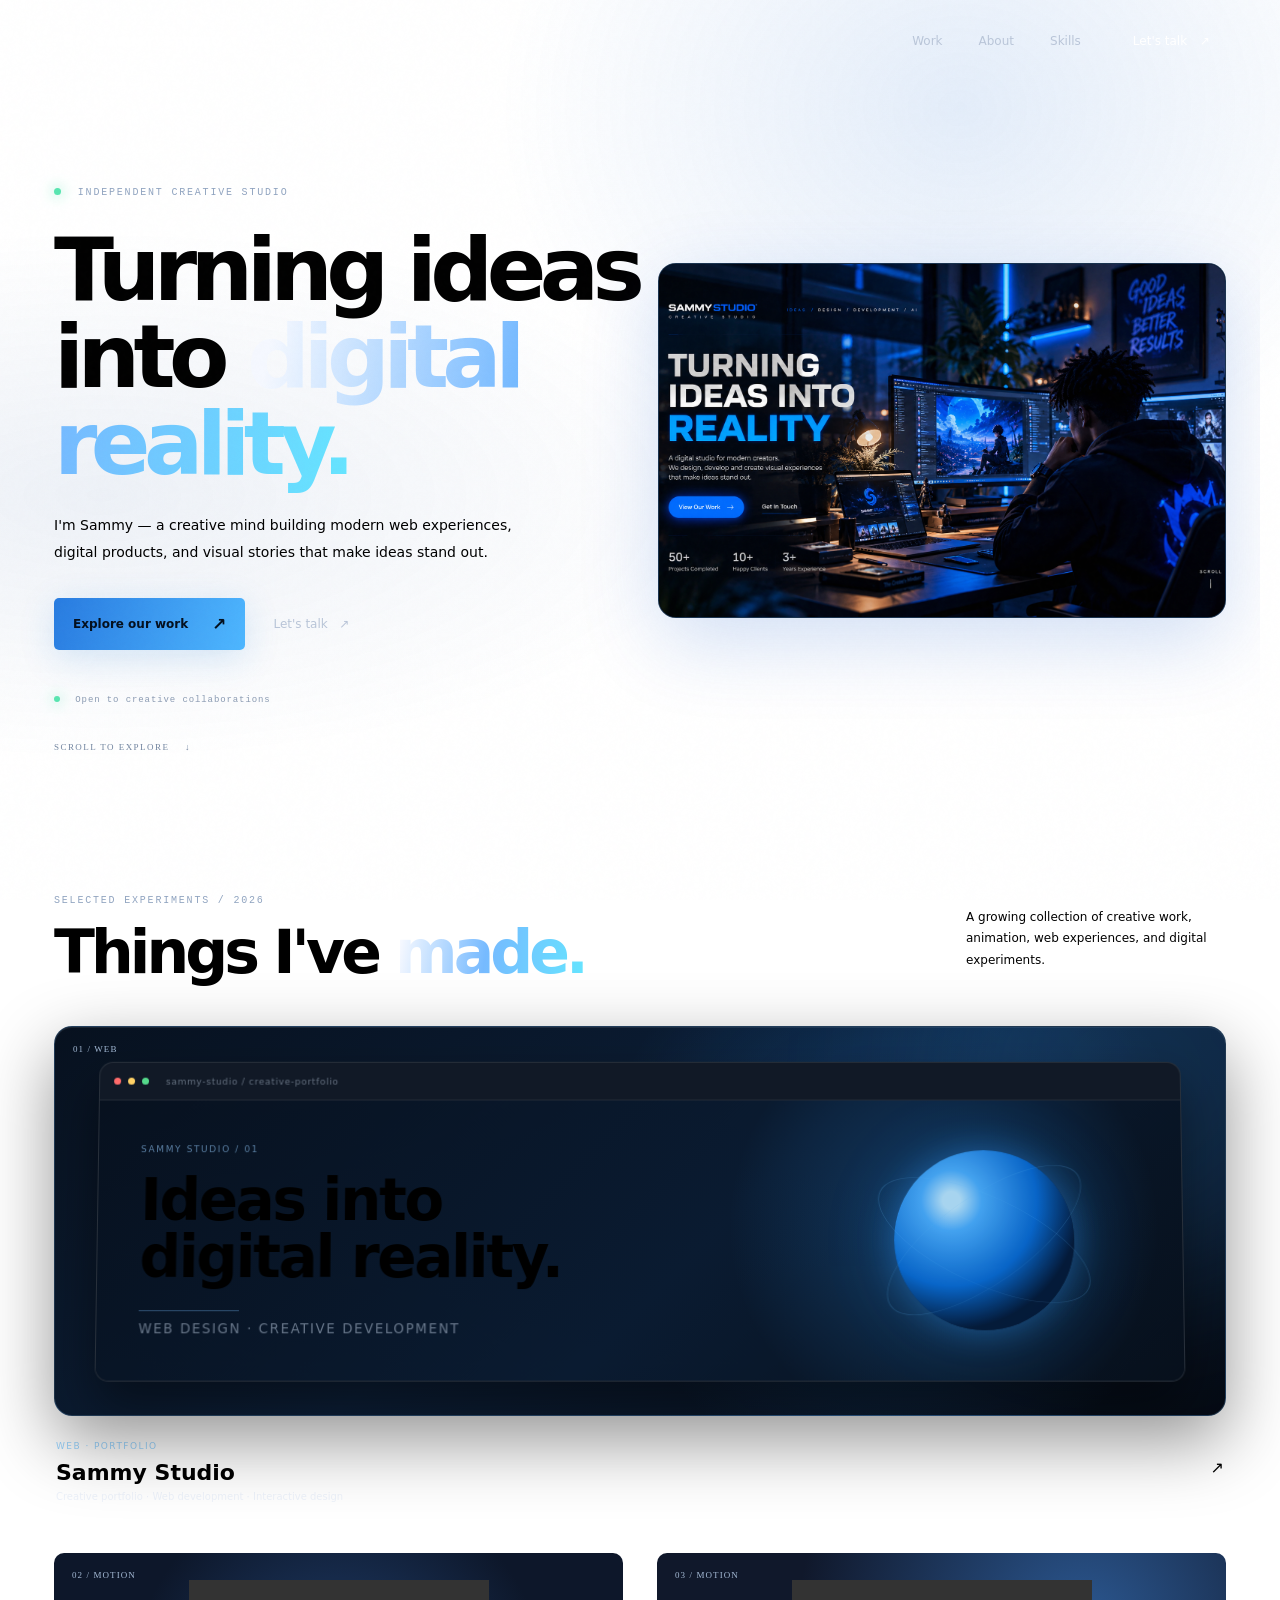
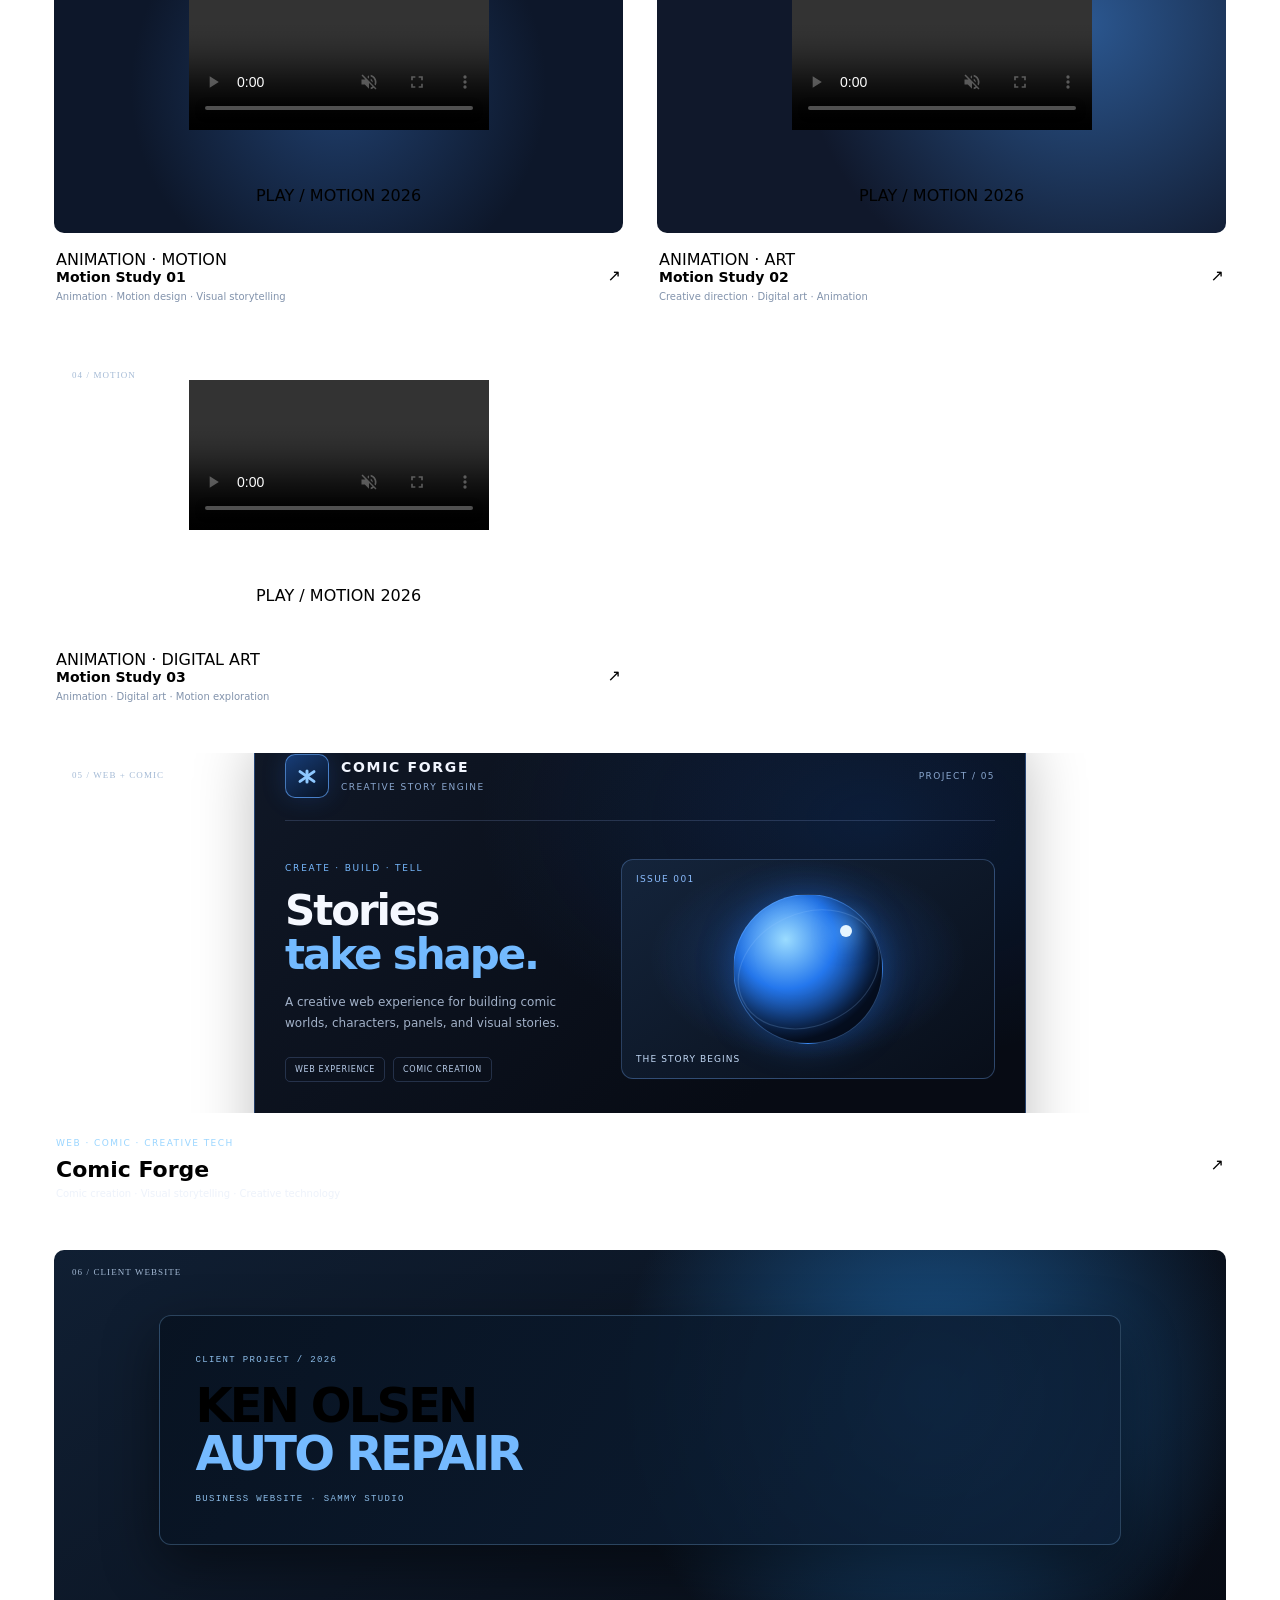
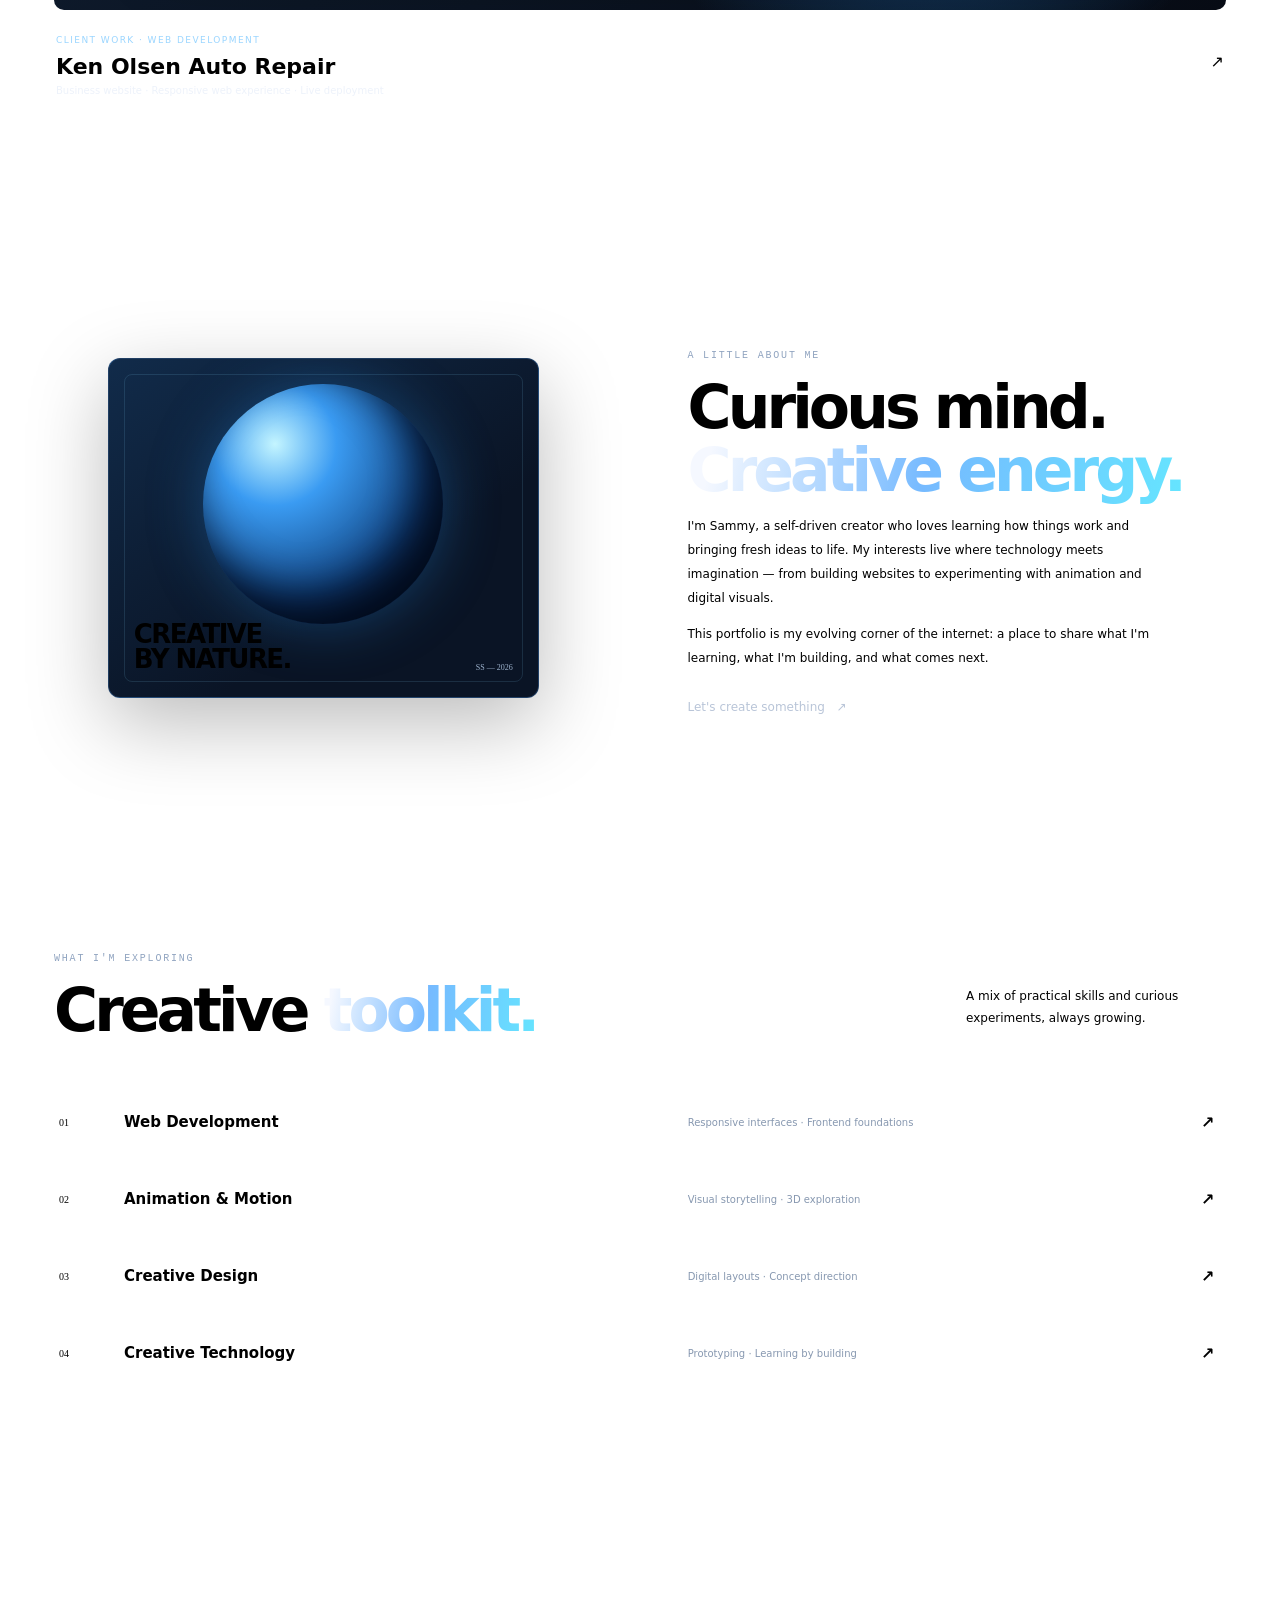
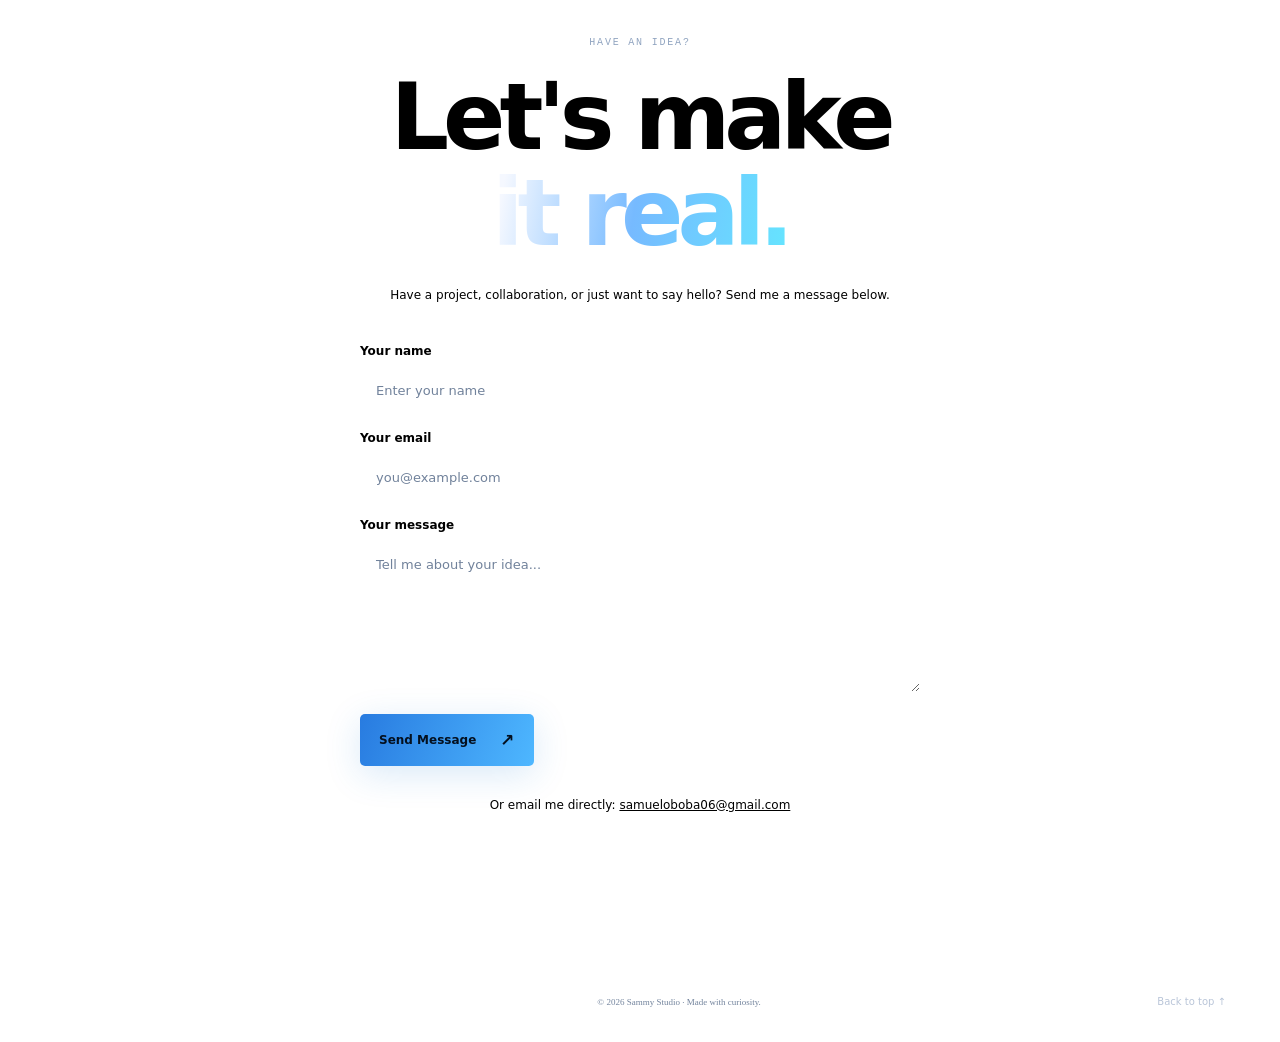
<file: index.html>
<!doctype html>
<html lang="en">
<head>
  <meta charset="utf-8">
  <meta name="viewport" content="width=device-width, initial-scale=1">
  <meta name="theme-color" content="#070b14">
<meta name="description" content="Explore Sammy Studio, the creative portfolio of Sammy Oboba. Discover web development, animation, digital design, creative experiments, and visual storytelling.">
<meta name="author" content="Sammy Oboba">
<meta name="robots" content="index, follow">
<meta name="google-site-verification" content="6z8TaDFOB6Qj9SdnZhwxm7fcAwrLEyu1eIKsAoFctFU" />
<meta property="og:type" content="website">
<meta property="og:title" content="Sammy Studio — Creative Portfolio">
<meta property="og:description" content="Ideas into digital reality. Explore creative web experiences, animation, and visual storytelling by Sammy.">
<meta property="og:url" content="https://sammy-studio-ten.vercel.app/">
<meta name="twitter:card" content="summary"> 
  <title>Sammy Studio — Creative Portfolio</title>
  <link rel="stylesheet" href="styles.css">
</head>
<body>
  <div class="noise"></div>
  <header class="nav">
    <a class="brand" href="#home"><span class="brand-mark">S</span> SAMMY<span class="blue">STUDIO</span></a>
    <button class="menu" aria-label="Toggle menu" aria-expanded="false">☰</button>
    <nav>
      <a href="#work">Work</a><a href="#about">About</a><a href="#skills">Skills</a>
      <a class="nav-cta" href="#contact">Let's talk <span>↗</span></a>
    </nav>
  </header>
  <main>
<section class="hero hero-premium" id="home">
  <div class="hero-copy">
    <p class="eyebrow"><i></i> INDEPENDENT CREATIVE STUDIO</p>

    <h1>Turning ideas into <span class="gradient">digital reality.</span></h1>

    <p class="intro">
      I'm Sammy — a creative mind building modern web experiences,
      digital products, and visual stories that make ideas stand out.
    </p>

    <div class="actions">
      <a class="button primary" href="#work">Explore our work <span>↗</span></a>
      <a class="text-link" href="#contact">Let's talk <span>↗</span></a>
    </div>

    <div class="availability">
      <span class="pulse"></span>
      Open to creative collaborations
    </div>
  </div>

  <div class="hero-art hero-image-art">
    <img
      src="E8AF311F-A463-4170-A24A-47FC72F0CFD7.png"
      alt="Sammy Studio's creative workspace and digital design portfolio"
    >
  </div>

  <div class="scroll-note">SCROLL TO EXPLORE <span>↓</span></div>
</section>

  <section class="work section" id="work">
  <div class="section-head">
    <div>
      <p class="eyebrow">SELECTED EXPERIMENTS / 2026</p>
      <h2>Things I've <span class="gradient">made.</span></h2>
    </div>
    <p class="section-note">
      A growing collection of creative work, animation, web experiences, and digital experiments.
    </p>
  </div>
    <div class="project-grid">

  <!-- PROJECT 01 — SAMMY STUDIO -->
  <article class="project project-wide">
    <div class="project-visual visual-one">
      <div class="browser-preview">
        <div class="browser-bar">
          <span class="browser-dot"></span>
          <span class="browser-dot"></span>
          <span class="browser-dot"></span>
          <span class="browser-url">sammy-studio / creative-portfolio</span>
        </div>

        <div class="browser-content">
          <span class="preview-label">SAMMY STUDIO / 01</span>
          <strong>Ideas into<br><span>digital reality.</span></strong>

          <div class="preview-orb">
            <i></i>
            <i></i>
          </div>

          <div class="preview-line"></div>
          <small>WEB DESIGN · CREATIVE DEVELOPMENT</small>
        </div>
      </div>

      <span class="visual-index">01 / WEB</span>
    </div>

    <div class="project-meta">
      <div>
        <span class="project-type">WEB · PORTFOLIO</span>
        <h3>Sammy Studio</h3>
        <p>Creative portfolio · Web development · Interactive design</p>
      </div>
      <span class="project-icon">↗</span>
    </div>
  </article>


  <!-- PROJECT 02 — MOTION STUDY -->
  <article class="project">
    <div class="project-visual visual-two">
      <video controls muted autoplay loop playsinline preload="metadata">
        <source src="VID-20261006-WA0003.mp4" type="video/mp4">
        Your browser does not support video playback.
      </video>

      <div class="motion-overlay">
        <span>PLAY / MOTION</span>
        <span>2026</span>
      </div>

      <span class="visual-index">02 / MOTION</span>
    </div>

    <div class="project-meta">
      <div>
        <span class="project-type">ANIMATION · MOTION</span>
        <h3>Motion Study 01</h3>
        <p>Animation · Motion design · Visual storytelling</p>
      </div>
      <span class="project-icon">↗</span>
    </div>
  </article>


  <!-- PROJECT 03 — MOTION STUDY -->
  <article class="project">
    <div class="project-visual visual-three">
      <video controls muted autoplay loop playsinline preload="metadata">
        <source src="VID-20261006-WA0004.mp4" type="video/mp4">
        Your browser does not support video playback.
      </video>

      <div class="motion-overlay">
        <span>PLAY / MOTION</span>
        <span>2026</span>
      </div>

      <span class="visual-index">03 / MOTION</span>
    </div>

    <div class="project-meta">
      <div>
        <span class="project-type">ANIMATION · ART</span>
        <h3>Motion Study 02</h3>
        <p>Creative direction · Digital art · Animation</p>
      </div>
      <span class="project-icon">↗</span>
    </div>
  </article>


  <!-- PROJECT 04 — MOTION STUDY -->
  <article class="project">
    <div class="project-visual visual-four">
      <video controls muted autoplay loop playsinline preload="metadata">
        <source src="VID-20261006-WA0005.mp4" type="video/mp4">
        Your browser does not support video playback.
      </video>

      <div class="motion-overlay">
        <span>PLAY / MOTION</span>
        <span>2026</span>
      </div>

      <span class="visual-index">04 / MOTION</span>
    </div>

    <div class="project-meta">
      <div>
        <span class="project-type">ANIMATION · DIGITAL ART</span>
        <h3>Motion Study 03</h3>
        <p>Animation · Digital art · Motion exploration</p>
      </div>
      <span class="project-icon">↗</span
    </div>

  </article>
      
<!-- PROJECT 05 — COMIC FORGE -->
<article class="project project-wide">

  <div class="project-visual visual-five">

    <div class="comic-story-frame">

      <header class="story-header">
        <div class="story-brand">

          <div class="story-mark" aria-hidden="true">
            <span></span>
            <span></span>
            <span></span>
          </div>

          <div>
            <strong>COMIC FORGE</strong>
            <small>CREATIVE STORY ENGINE</small>
          </div>

        </div>

        <span class="story-number">PROJECT / 05</span>
      </header>

      <div class="story-main">

        <div class="story-copy">
          <span class="story-kicker">CREATE · BUILD · TELL</span>

          <h3>
            Stories<br>
            <span>take shape.</span>
          </h3>

          <p>
            A creative web experience for building comic worlds,
            characters, panels, and visual stories.
          </p>

          <div class="story-meta">
            <span>WEB EXPERIENCE</span>
            <span>COMIC CREATION</span>
          </div>
        </div>

        <div class="story-panel">
          <div class="panel-corner">ISSUE 001</div>

          <div class="panel-art" aria-hidden="true">
            <div class="panel-spark"></div>
            <div class="panel-frame"></div>
          </div>

          <span class="panel-caption">THE STORY BEGINS</span>
        </div>

      </div>

      <footer class="story-footer">
        <span>STORY · ART · PANELS</span>
        <span>IMAGINATION INTO WORLDS</span>
      </footer>

    </div>

    <span class="visual-index">05 / WEB + COMIC</span>

  </div>

  <div class="project-meta">
    <div>
      <span class="project-type">WEB · COMIC · CREATIVE TECH</span>
      <h3>Comic Forge</h3>
      <p>Comic creation · Visual storytelling · Creative technology</p>
    </div>

    <span class="project-icon" aria-hidden="true">↗</span>
  </div>

</article>

    <!-- KEN OLSEN AUTO REPAIR -->
<article class="project project-wide">
  <a class="case-card-link" href="ken-olsen-auto-repair.html" aria-label="View Ken Olsen Auto Repair case study">
    <div class="project-visual ken-olsen-card-visual">
      <span class="visual-index">06 / CLIENT WEBSITE</span>
      <div class="ken-olsen-card-art">
        <span>CLIENT PROJECT / 2026</span>
        <strong>KEN OLSEN<br><em>AUTO REPAIR</em></strong>
        <small>BUSINESS WEBSITE · SAMMY STUDIO</small>
      </div>
    </div>
    <div class="project-meta">
      <div>
        <span class="project-type">CLIENT WORK · WEB DEVELOPMENT</span>
        <h3>Ken Olsen Auto Repair</h3>
        <p>Business website · Responsive web experience · Live deployment</p>
      </div>
      <span class="project-icon" aria-hidden="true">↗</span>
    </div>
  </a>
</article>

</div>
  
    </section>

    <section class="about section" id="about">
      <div class="about-visual"><div class="about-frame"><div class="about-sphere"></div><span>CREATIVE<br>BY NATURE.</span><small>SS — 2026</small></div></div>
      <div class="about-copy">
        <p class="eyebrow">A LITTLE ABOUT ME</p>
        <h2>Curious mind.<br><span class="gradient">Creative energy.</span></h2>
        <p>I'm Sammy, a self-driven creator who loves learning how things work and bringing fresh ideas to life. My interests live where technology meets imagination — from building websites to experimenting with animation and digital visuals.</p>
        <p>This portfolio is my evolving corner of the internet: a place to share what I'm learning, what I'm building, and what comes next.</p>
        <a class="text-link" href="#contact">Let's create something <span>↗</span></a>
      </div>
    </section>

    <section class="skills section" id="skills">
      <div class="section-head">
        <div><p class="eyebrow">WHAT I'M EXPLORING</p><h2>Creative <span class="gradient">toolkit.</span></h2></div>
        <p class="section-note">A mix of practical skills and curious experiments, always growing.</p>
      </div>
      <div class="skill-list">
        <div><span>01</span><h3>Web Development</h3><p>Responsive interfaces · Frontend foundations</p><b>↗</b></div>
        <div><span>02</span><h3>Animation & Motion</h3><p>Visual storytelling · 3D exploration</p><b>↗</b></div>
        <div><span>03</span><h3>Creative Design</h3><p>Digital layouts · Concept direction</p><b>↗</b></div>
        <div><span>04</span><h3>Creative Technology</h3><p>Prototyping · Learning by building</p><b>↗</b></div>
      </div>
    </section>

    <section class="contact section" id="contact">
      <p class="eyebrow">HAVE AN IDEA?</p>
      <h2>Let's make<br><span class="gradient">it real.</span></h2>
      <p>Have a project, collaboration, or just want to say hello? Send me a message below.</p>
      <form action="https://formspree.io/f/xdekqbvd" method="POST" class="contact-form">
        <label for="contact-name">Your name</label>
        <input id="contact-name" type="text" name="name" autocomplete="name" placeholder="Enter your name" required>
        <label for="contact-email">Your email</label>
        <input id="contact-email" type="email" name="email" autocomplete="email" placeholder="you@example.com" required>
        <label for="contact-message">Your message</label>
        <textarea id="contact-message" name="message" rows="6" placeholder="Tell me about your idea..." required></textarea>
        <input type="hidden" name="_subject" value="New message from Sammy Studio portfolio">
        <button class="button primary" type="submit">Send Message <span>↗</span></button>
      </form>
      <p class="contact-email">Or email me directly: <a href="mailto:samueloboba06@gmail.com">samueloboba06@gmail.com</a></p>
    </section>
  </main>
  <footer>
    <a class="brand" href="#home"><span class="brand-mark">S</span> SAMMY<span class="blue">STUDIO</span></a>
    <span>© 2026 Sammy Studio · Made with curiosity.</span>
    <a href="#home">Back to top ↑</a>
  </footer>
  <script src="script.js"></script>
</body>
</html>
</file>
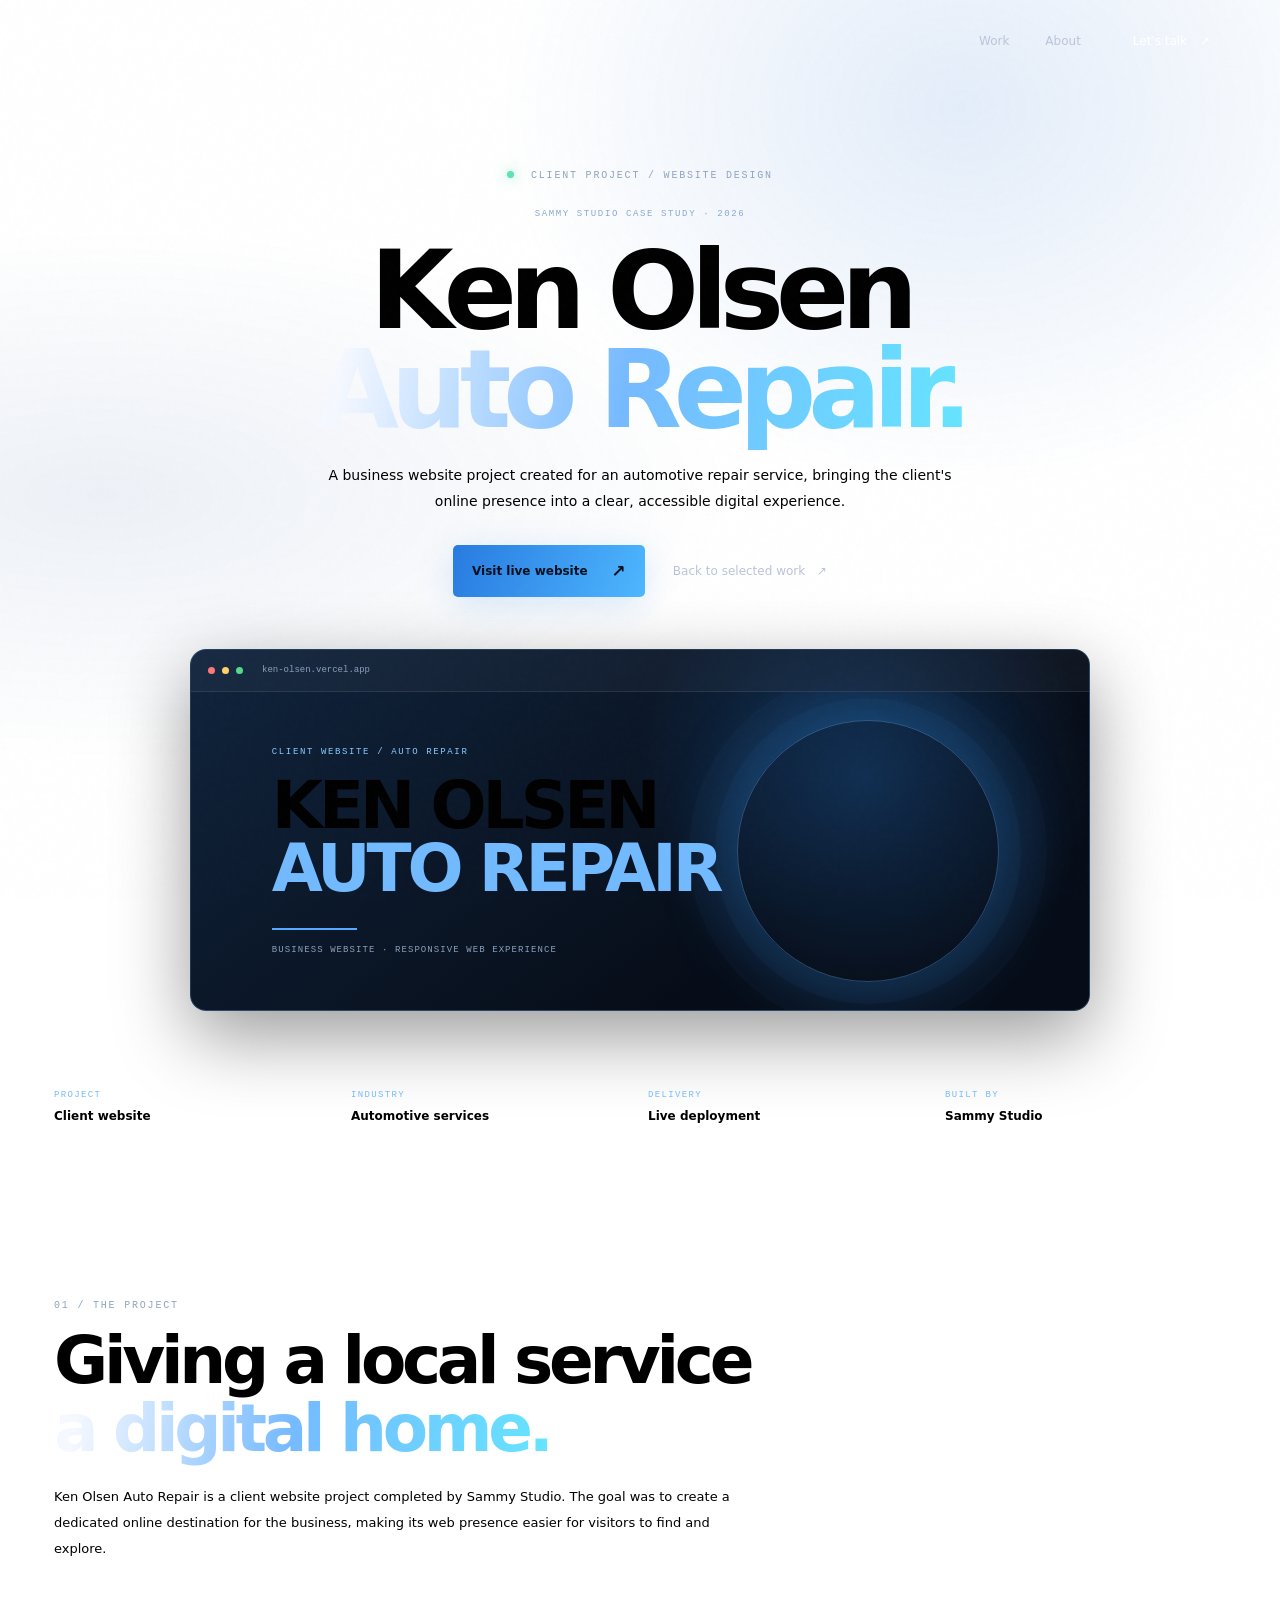
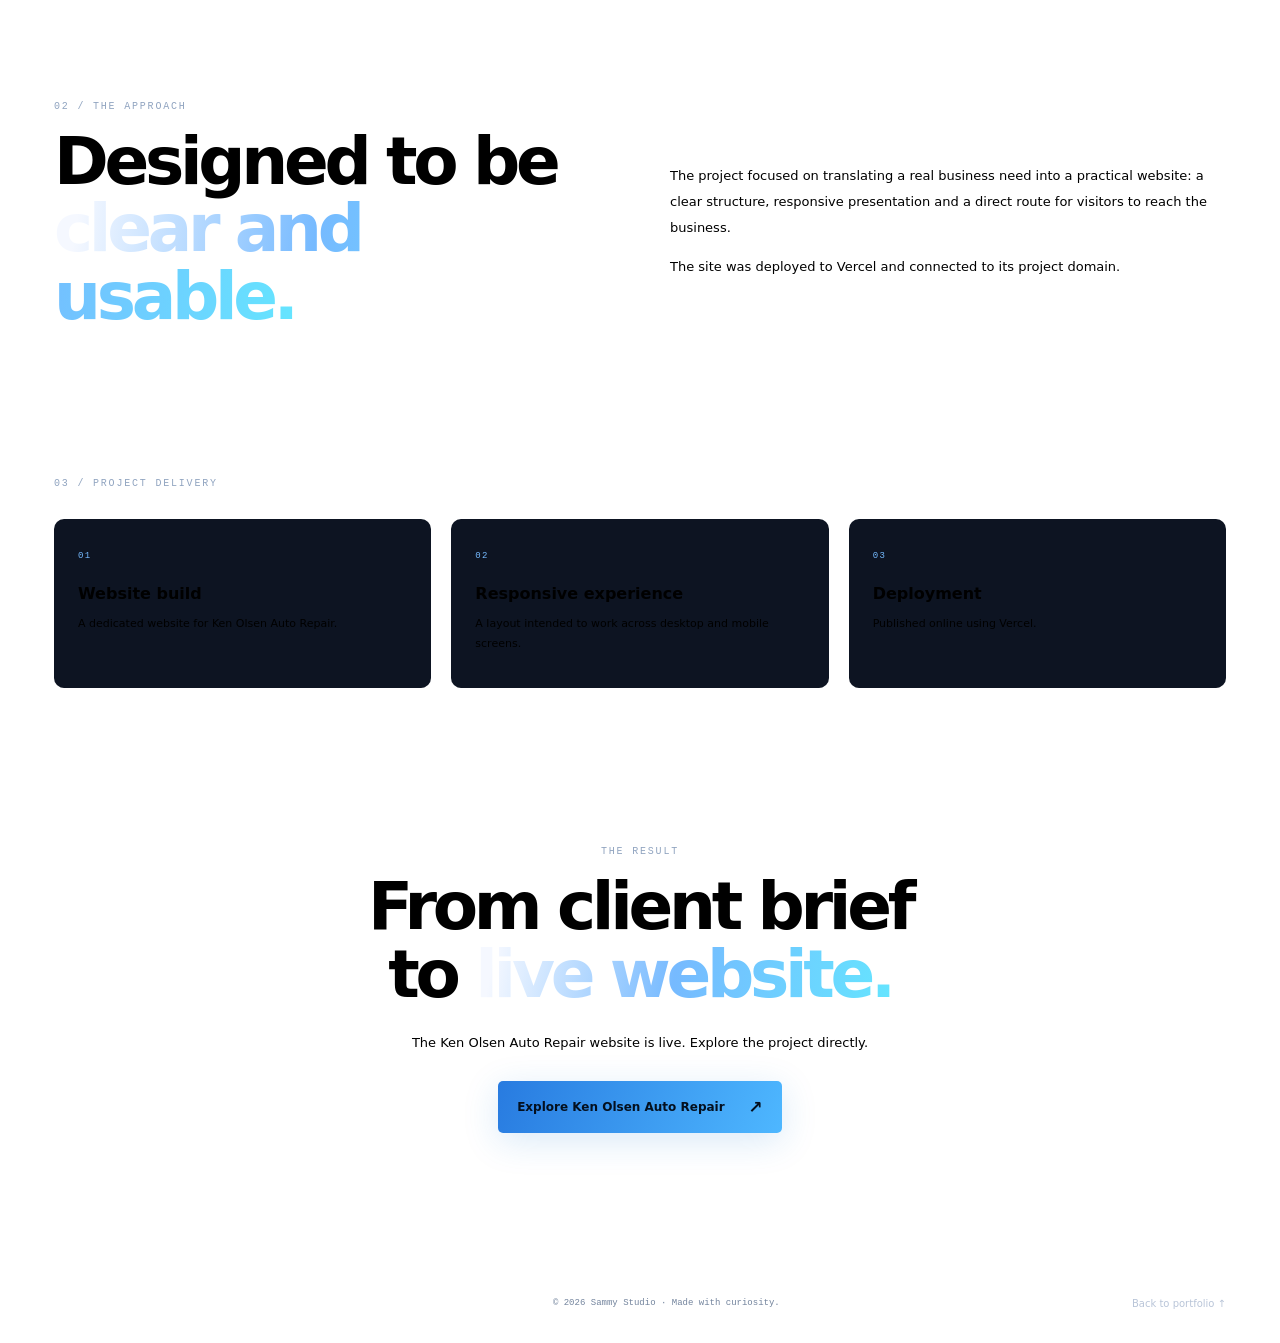
<file: ken-olsen-auto-repair.html>
<!doctype html>
<html lang="en">
<head>
  <meta charset="utf-8">
  <meta name="viewport" content="width=device-width, initial-scale=1">
  <meta name="theme-color" content="#070b14">
  <meta name="description" content="A client website project by Sammy Studio: Ken Olsen Auto Repair. Explore the project overview, design approach and live website.">
  <meta name="author" content="Sammy Studio">
  <meta property="og:type" content="website">
  <meta property="og:title" content="Ken Olsen Auto Repair — Sammy Studio Case Study">
  <meta property="og:description" content="A client website project by Sammy Studio.">
  <title>Ken Olsen Auto Repair — Sammy Studio</title>
  <link rel="stylesheet" href="styles.css">
  <link rel="stylesheet" href="case-study.css">
</head>
<body>
  <div class="noise"></div>
  <header class="nav">
    <a class="brand" href="index.html"><span class="brand-mark">S</span> SAMMY<span class="blue">STUDIO</span></a>
    <button class="menu" aria-label="Toggle menu" aria-expanded="false">☰</button>
    <nav>
      <a href="index.html#work">Work</a>
      <a href="index.html#about">About</a>
      <a class="nav-cta" href="index.html#contact">Let's talk <span>↗</span></a>
    </nav>
  </header>

  <main class="case-study">
    <section class="case-hero">
      <p class="eyebrow"><i></i> CLIENT PROJECT / WEBSITE DESIGN</p>
      <p class="case-kicker">SAMMY STUDIO CASE STUDY · 2026</p>
      <h1>Ken Olsen<br><span class="gradient">Auto Repair.</span></h1>
      <p class="case-intro">A business website project created for an automotive repair service, bringing the client's online presence into a clear, accessible digital experience.</p>
      <div class="case-actions">
        <a class="button primary" href="https://ken-olsen.vercel.app" target="_blank" rel="noopener noreferrer">Visit live website <span>↗</span></a>
        <a class="text-link" href="index.html#work">Back to selected work <span>↗</span></a>
      </div>
      <div class="case-preview">
        <div class="case-preview-top"><span></span><span></span><span></span><small>ken-olsen.vercel.app</small></div>
        <div class="case-preview-body">
          <span class="preview-label">CLIENT WEBSITE / AUTO REPAIR</span>
          <strong>KEN OLSEN<br><em>AUTO REPAIR</em></strong>
          <span class="preview-rule"></span>
          <small>BUSINESS WEBSITE · RESPONSIVE WEB EXPERIENCE</small>
        </div>
      </div>
    </section>

    <section class="case-facts" aria-label="Project details">
      <div><span>PROJECT</span><strong>Client website</strong></div>
      <div><span>INDUSTRY</span><strong>Automotive services</strong></div>
      <div><span>DELIVERY</span><strong>Live deployment</strong></div>
      <div><span>BUILT BY</span><strong>Sammy Studio</strong></div>
    </section>

    <section class="case-section">
      <p class="eyebrow">01 / THE PROJECT</p>
      <h2>Giving a local service<br><span class="gradient">a digital home.</span></h2>
      <p class="case-copy">Ken Olsen Auto Repair is a client website project completed by Sammy Studio. The goal was to create a dedicated online destination for the business, making its web presence easier for visitors to find and explore.</p>
    </section>

    <section class="case-section case-two-col">
      <div>
        <p class="eyebrow">02 / THE APPROACH</p>
        <h2>Designed to be<br><span class="gradient">clear and usable.</span></h2>
      </div>
      <div class="case-copy">
        <p>The project focused on translating a real business need into a practical website: a clear structure, responsive presentation and a direct route for visitors to reach the business.</p>
        <p>The site was deployed to Vercel and connected to its project domain.</p>
      </div>
    </section>

    <section class="case-section">
      <p class="eyebrow">03 / PROJECT DELIVERY</p>
      <div class="case-deliverables">
        <article><span>01</span><h3>Website build</h3><p>A dedicated website for Ken Olsen Auto Repair.</p></article>
        <article><span>02</span><h3>Responsive experience</h3><p>A layout intended to work across desktop and mobile screens.</p></article>
        <article><span>03</span><h3>Deployment</h3><p>Published online using Vercel.</p></article>
      </div>
    </section>

    <section class="case-outro">
      <p class="eyebrow">THE RESULT</p>
      <h2>From client brief<br>to <span class="gradient">live website.</span></h2>
      <p class="case-copy">The Ken Olsen Auto Repair website is live. Explore the project directly.</p>
      <a class="button primary" href="https://ken-olsen.vercel.app" target="_blank" rel="noopener noreferrer">Explore Ken Olsen Auto Repair <span>↗</span></a>
    </section>
  </main>

  <footer class="case-footer">
    <a class="brand" href="index.html"><span class="brand-mark">S</span> SAMMY<span class="blue">STUDIO</span></a>
    <span>© 2026 Sammy Studio · Made with curiosity.</span>
    <a href="index.html#work">Back to portfolio ↑</a>
  </footer>
  <script src="script.js"></script>
</body>
</html>
</file>
<file: styles.css>
you@import url('https://fonts.googleapis.com/css2?family=DM+Mono:wght@400;500&family=Manrope:wght@400;500;600;700;800&display=swap');
:root{--bg:#070b14;--panel:#0d1422;--text:#f1f5ff;--muted:#9ba8bd;--blue:#55aaff;--cyan:#8be8ff;--line:rgba(164,190,230,.14)}*{box-sizing:border-box}html{scroll-behavior:smooth;scroll-padding-top:90px}body{margin:0;background:var(--bg);color:var(--text);font-family:Manrope,system-ui,sans-serif;overflow-x:hidden}body:before{content:"";position:fixed;inset:0;pointer-events:none;background:radial-gradient(ellipse at 75% 12%,rgba(26,105,210,.12),transparent 34%),radial-gradient(ellipse at 8% 55%,rgba(25,74,150,.08),transparent 38%);z-index:-1}.noise{position:fixed;inset:0;opacity:.035;pointer-events:none;z-index:5;background-image:url("data:image/svg+xml,%3Csvg viewBox='0 0 180 180' xmlns='http://www.w3.org/2000/svg'%3E%3Cfilter id='n'%3E%3CfeTurbulence type='fractalNoise' baseFrequency='.9' numOctaves='3' stitchTiles='stitch'/%3E%3C/filter%3E%3Crect width='100%25' height='100%25' filter='url(%23n)' opacity='.4'/%3E%3C/svg%3E")}.nav{height:82px;display:flex;align-items:center;justify-content:space-between;max-width:1240px;padding:0 34px;margin:auto;border-bottom:1px solid var(--line);position:relative;z-index:10}.brand{display:flex;align-items:center;gap:7px;color:white;text-decoration:none;font-weight:800;letter-spacing:.07em;font-size:13px}.brand-mark{display:grid;place-items:center;width:30px;height:30px;border:1px solid var(--blue);border-radius:9px;color:var(--cyan);font-size:17px;margin-right:5px}.blue{color:var(--blue)}nav{display:flex;align-items:center;gap:36px}nav a,.text-link,footer>a{font-size:12px;color:#b9c5d8;text-decoration:none;transition:.2s}nav a:hover,.text-link:hover,footer>a:hover{color:white}.nav-cta{border:1px solid var(--line);padding:12px 16px;border-radius:6px;color:white}nav span{color:var(--blue);margin-left:9px}.menu{display:none;background:none;border:0;color:white;font-size:22px}.hero{max-width:1240px;margin:auto;min-height:650px;padding:95px 34px 70px;display:grid;grid-template-columns:1.03fr .97fr;align-items:center;position:relative}.eyebrow{font:10px 'DM Mono',monospace;letter-spacing:.18em;color:#90a4c0}.eyebrow i,.pulse{display:inline-block;width:7px;height:7px;border-radius:50%;background:#58e5b0;box-shadow:0 0 14px #58e5b0;margin-right:9px}.hero h1{font-size:clamp(50px,7vw,88px);letter-spacing:-.075em;line-height:.99;margin:28px 0 25px;font-weight:700}.gradient{background:linear-gradient(100deg,#f5f8ff 5%,#76baff 48%,#65e5ff 100%);-webkit-background-clip:text;background-clip:text;color:transparent}.intro{max-width:490px;color:var(--muted);font-size:14px;line-height:1.9}.actions{display:flex;align-items:center;gap:28px;margin-top:32px}.button{display:inline-flex;align-items:center;gap:24px;padding:16px 19px;border-radius:5px;text-decoration:none;font-size:12px;font-weight:700}.primary{background:linear-gradient(110deg,#287be0,#4eb7ff);color:#04101f;box-shadow:0 8px 35px #1e7ad52b}.button span{font-size:17px}.text-link span{color:var(--blue);margin-left:8px}.availability{margin-top:45px;color:#8b9bb2;font:9px 'DM Mono',monospace;letter-spacing:.1em}.availability .pulse{width:6px;height:6px}.hero-art{height:460px;position:relative;display:grid;place-items:center;perspective:900px}.orb{width:270px;height:270px;border-radius:43% 57% 62% 38%/43% 40% 60% 57%;background:radial-gradient(circle at 28% 22%,#b4efff 0,#5ebdff 8%,#1871d8 36%,#0c2d72 69%,#07142f 100%);box-shadow:inset -25px -25px 55px #030918,inset 12px 12px 28px #a0e5ff75,0 0 85px #1c81ed50;transform:rotate(-25deg);animation:float 7s ease-in-out infinite;position:relative}.orb:after{content:"";position:absolute;inset:13%;border:1px solid #a9e7ff52;border-radius:50%;transform:rotateX(65deg) rotateZ(30deg)}.orb-core{position:absolute;inset:31%;border-radius:50%;background:radial-gradient(circle at 30% 25%,#c7f5ff,#328be9 35%,#061a44 80%);filter:blur(1px);box-shadow:0 0 40px #69caff}.orbit{position:absolute;width:390px;height:150px;border:1px solid #55aaff48;border-radius:50%;transform:rotate(-31deg)}.orbit-two{width:330px;height:430px;transform:rotate(52deg);border-color:#75dfff27}.float-card{position:absolute;background:#101e32c9;border:1px solid #8bcaff38;backdrop-filter:blur(12px);box-shadow:0 15px 40px #0005;border-radius:10px;padding:13px 16px;color:#8bdcff}.float-card small{display:block;font:8px 'DM Mono',monospace;letter-spacing:.12em;color:#8ea7c4;margin-top:5px}.card-a{top:80px;left:5%;font-size:23px;transform:rotate(-9deg)}.card-b{right:0;bottom:85px;transform:rotate(8deg)}.card-b span{font-size:30px;font-weight:800}.art-caption{position:absolute;bottom:25px;right:7%;font:9px 'DM Mono';letter-spacing:.2em;color:#627b9c}.scroll-note{position:absolute;bottom:23px;left:34px;font:9px 'DM Mono';letter-spacing:.16em;color:#71849f}.scroll-note span{color:var(--blue);margin-left:12px}.section{max-width:1240px;margin:auto;padding:110px 34px}.work{border-top:1px solid var(--line)}.section-head{display:flex;justify-content:space-between;align-items:end;margin-bottom:42px}.section h2,.contact h2{font-size:clamp(38px,5vw,60px);letter-spacing:-.065em;line-height:1.05;margin:15px 0 0}.section-note{max-width:260px;color:var(--muted);font-size:12px;line-height:1.8}.project-grid{display:grid;grid-template-columns:1fr 1fr;gap:34px}.project-wide{grid-column:span 2}.project-visual{height:280px;border:1px solid var(--line);border-radius:10px;position:relative;overflow:hidden;display:grid;place-items:center}.project-wide .project-visual{height:360px}.visual-one{background:radial-gradient(ellipse at 50% 85%,#174b8a,#0b1b35 54%,#0a1120)}.window{width:65%;height:72%;border:1px solid #8acaff4d;border-radius:8px;background:#081426d9;box-shadow:0 20px 70px #0008;transform:perspective(700px) rotateX(4deg) rotateY(-8deg);overflow:hidden}.window-top{height:26px;border-bottom:1px solid #ffffff1a;display:flex;align-items:center;padding:0 10px;gap:5px}.window-top b{width:5px;height:5px;border-radius:50%;background:#59aaff}.window-top span{margin-left:auto;color:#7189a6;font:7px 'DM Mono'}.window-body{padding:25px 32px}.mini-label{font:8px 'DM Mono';letter-spacing:.15em;color:#75caff}.window-body strong{display:block;font-size:clamp(24px,4vw,45px);line-height:1.05;letter-spacing:-.06em;margin:13px 0}.mini-pill{font-size:8px;background:#287be0;color:white;border-radius:20px;padding:8px 12px;display:inline-block}.visual-index{position:absolute;left:18px;top:17px;font:9px 'DM Mono';letter-spacing:.12em;color:#a4bad5}.visual-two{background:radial-gradient(circle at 50% 48%,#203f6d,#0d172a 65%)}.shape-cube{width:125px;height:125px;position:absolute;transform:rotate(32deg) skew(-8deg);background:linear-gradient(135deg,#9de8ff,#2c8bfa 40%,#102f71 75%);box-shadow:inset -20px -10px 25px #04112b,0 0 65px #368cfb88;border-radius:17px}.shape-cube:before{content:"";position:absolute;inset:12px;border:1px solid #c4f4ff9c;border-radius:12px}.visual-word{position:absolute;bottom:18px;left:22px;font-size:23px;line-height:.94;font-weight:800;letter-spacing:-.06em;color:#eaf5ff}.visual-three{background:radial-gradient(circle at 75% 25%,#2b5790,#10182b 60%)}.poster-type{font-size:clamp(27px,4vw,48px);line-height:.94;font-weight:800;letter-spacing:-.07em;z-index:1}.poster-type em{font-style:normal;color:#6dbdff}.poster-ring{position:absolute;width:210px;height:210px;border:25px solid #68bfff66;border-radius:50%;right:9%;top:14%;filter:drop-shadow(0 0 30px #2987df7a)}.project-meta{display:flex;justify-content:space-between;align-items:center;padding:17px 2px}.project-meta h3{font-size:14px;margin:0 0 6px}.project-meta p,.demo-note{font-size:10px;color:#8293ac;margin:0}.arrow{color:var(--blue);font-size:20px}.demo-note{margin-top:13px}.about{display:grid;grid-template-columns:1fr 1fr;gap:95px;align-items:center;border-top:1px solid var(--line)}.about-visual{display:grid;place-items:center;min-height:390px}.about-frame{width:80%;height:340px;border:1px solid #5baaff44;border-radius:12px;background:linear-gradient(145deg,#112b4a,#0a1425 65%);position:relative;overflow:hidden;display:flex;align-items:end;padding:25px;box-shadow:0 25px 80px #0004}.about-frame:before{content:"";position:absolute;inset:15px;border:1px solid #8ad5ff22;border-radius:8px}.about-sphere{position:absolute;width:240px;height:240px;top:25px;left:50%;transform:translateX(-50%);border-radius:50%;background:radial-gradient(circle at 30% 25%,#c4f5ff,#3a9bf2 25%,#10417e 65%,#07162d);box-shadow:inset -20px -25px 45px #020a1b,0 0 55px #278fe65a}.about-frame span{font-size:26px;line-height:.95;font-weight:800;letter-spacing:-.06em;z-index:1}.about-frame small{margin-left:auto;z-index:1;font:8px 'DM Mono';color:#a0b6d1}.about-copy p:not(.eyebrow){font-size:12px;line-height:2;color:var(--muted);max-width:490px}.about-copy .text-link{display:inline-block;margin-top:18px}.skills{border-top:1px solid var(--line)}.skill-list{border-top:1px solid var(--line);margin-top:35px}.skill-list>div{display:grid;grid-template-columns:55px 1.1fr 1fr 20px;align-items:center;padding:23px 5px;border-bottom:1px solid var(--line);gap:10px}.skill-list span{font:10px 'DM Mono';color:var(--blue)}.skill-list h3{font-size:15px;margin:0}.skill-list p{font-size:10px;color:#8798b0}.skill-list b{color:var(--blue)}.contact{text-align:center;border-top:1px solid var(--line);padding-top:125px;padding-bottom:125px}.contact .eyebrow{margin-bottom:22px}.contact h2{font-size:clamp(55px,8vw,92px)}.contact>p:not(.eyebrow){font-size:12px;color:var(--muted);margin:25px 0}.contact .button{margin:12px auto 20px}.contact small{display:block;color:#60738e;font-size:9px}footer{border-top:1px solid var(--line);max-width:1172px;margin:auto;padding:25px 0;display:flex;align-items:center;justify-content:space-between}footer span{font:9px 'DM Mono';color:#73849d}footer>a{font-size:10px}@keyframes float{0%,100%{transform:translateY(0) rotate(-25deg)}50%{transform:translateY(-17px) rotate(-17deg)}}@media(max-width:760px){.nav{height:70px;padding:0 20px}.menu{display:block}nav{display:none;position:absolute;top:69px;left:0;right:0;padding:22px;background:#0b1321;border-bottom:1px solid var(--line);flex-direction:column;gap:22px}nav.open{display:flex}.hero{padding:70px 22px 65px;grid-template-columns:1fr;min-height:auto}.hero h1{font-size:clamp(52px,13vw,78px)}.hero-art{height:340px;margin-top:25px}.orb{width:205px;height:205px}.orbit{width:300px;height:120px}.orbit-two{height:320px;width:240px}.card-a{left:4%;top:45px}.card-b{right:4%;bottom:42px}.scroll-note{left:22px;bottom:20px}.section{padding:78px 22px}.section-head{display:block}.section-note{margin-top:18px}.project-grid{grid-template-columns:1fr;gap:20px}.project-wide{grid-column:auto}.project-wide .project-visual{height:270px}.project-visual{height:250px}.window{width:82%}.window-body{padding:20px}.about{grid-template-columns:1fr;gap:30px}.about-visual{min-height:310px}.about-frame{height:290px;width:88%}.about-sphere{width:195px;height:195px}.skill-list>div{grid-template-columns:30px 1fr 18px}.skill-list p{grid-column:2;grid-row:2;margin:5px 0 0}.skill-list b{grid-column:3;grid-row:1/3}footer{margin:0 22px;gap:15px;flex-wrap:wrap}footer span{order:3;width:100%}}@media(prefers-reduced-motion:reduce){html{scroll-behavior:auto}*,*:before,*:after{animation:none!important;transition:none!important}}
/* Sammy Studio contact form */
.contact-form {
  width: min(100%, 560px);
  margin: 34px auto 0;
  display: flex;
  flex-direction: column;
  align-items: stretch;
  gap: 10px;
  text-align: left;
}

.contact-form label {
  color: var(--text);
  font-size: 12px;
  font-weight: 600;
  margin-top: 8px;
}

.contact-form input:not([type="hidden"]),
.contact-form textarea {
  display: block;
  width: 100%;
  min-width: 0;
  padding: 15px 16px;
  border: 1px solid var(--line);
  border-radius: 6px;
  background: var(--panel);
  color: var(--text);
  font: 13px Manrope, system-ui, sans-serif;
  outline: none;
  transition: border-color .2s, box-shadow .2s;
}

.contact-form textarea {
  min-height: 150px;
  resize: vertical;
}

.contact-form input::placeholder,
.contact-form textarea::placeholder {
  color: #71829b;
}

.contact-form input:focus,
.contact-form textarea:focus {
  border-color: var(--blue);
  box-shadow: 0 0 0 3px #55aaff1c;
}

.contact-form .button {
  align-self: flex-start;
  margin: 12px 0 0;
  border: 0;
  cursor: pointer;
  font: 700 12px Manrope, system-ui, sans-serif;
}

.contact-email {
  margin-top: 32px !important;
  color: var(--muted);
  font-size: 12px;
}

.contact-email a {
  color: var(--blue);
  overflow-wrap: anywhere;
}

@media (max-width: 760px) {
  .contact-form {
    width: 100%;
    margin-top: 28px;
  }

  .contact-form .button {
    width: 100%;
    justify-content: center;
  }
}
/* SAMMY STUDIO — FINAL POLISH */

/* Smoother interactions */
a, button, .project, .project-visual {
  transition:
    transform 0.3s ease,
    opacity 0.3s ease,
    border-color 0.3s ease,
    box-shadow 0.3s ease;
}

/* Premium button interaction */
.button.primary {
  position: relative;
  overflow: hidden;
}

.button.primary:hover {
  transform: translateY(-3px);
  box-shadow: 0 12px 35px rgba(55, 153, 255, 0.28);
}

/* Project card interaction */
.project:hover .project-visual {
  border-color: rgba(85, 170, 255, 0.5);
  box-shadow: 0 15px 45px rgba(20, 100, 200, 0.12);
}

.project:hover .arrow {
  transform: translate(4px, -4px);
}

/* Navigation refinement */
nav a {
  position: relative;
}

nav a:not(.nav-cta)::after {
  content: "";
  position: absolute;
  left: 0;
  bottom: -6px;
  width: 0;
  height: 1px;
  background: var(--blue);
  transition: width 0.3s ease;
}

nav a:not(.nav-cta):hover::after {
  width: 100%;
}

/* Better keyboard accessibility */
a:focus-visible,
button:focus-visible,
input:focus-visible,
textarea:focus-visible {
  outline: 2px solid var(--cyan);
  outline-offset: 4px;
}

/* Cleaner form submission feedback */
.form-success {
  padding: 15px 18px;
  margin-top: 20px;
  border: 1px solid rgba(88, 229, 176, 0.3);
  border-radius: 8px;
  background: rgba(88, 229, 176, 0.07);
  color: #8be8bb;
  line-height: 1.7;
}

/* Improve mobile touch interactions */
@media (max-width: 760px) {
  .button,
  .nav-cta {
    min-height: 48px;
  }

  .project:hover .project-visual {
    transform: none;
  }

  .contact {
    padding-top: 90px;
    padding-bottom: 90px;
  }
}

/* Respect reduced-motion preferences */
@media (prefers-reduced-motion: reduce) {
  *,
  *::before,
  *::after {
    scroll-behavior: auto !important;
    animation: none !important;
    transition: none !important;
  }
}
/* =========================================================
   FEATURED PROJECT — SAMMY STUDIO
   Premium browser showcase
   ========================================================= */

.project-wide .visual-one {
  position: relative;
  min-height: 390px;
  overflow: hidden;
  border: 1px solid rgba(120, 190, 255, 0.22);
  border-radius: 18px;
  background:
    radial-gradient(circle at 72% 42%, rgba(40, 150, 255, 0.24), transparent 34%),
    linear-gradient(145deg, #07111f 0%, #0b1d35 48%, #050a13 100%);
  box-shadow:
    0 25px 70px rgba(0, 0, 0, 0.42),
    inset 0 1px 0 rgba(255, 255, 255, 0.08);
  transform: translateZ(0);
  transition:
    transform 0.45s ease,
    box-shadow 0.45s ease,
    border-color 0.45s ease;
}

/* Premium glow */
.project-wide .visual-one::before {
  content: "";
  position: absolute;
  width: 420px;
  height: 420px;
  right: -120px;
  top: -160px;
  border-radius: 50%;
  background: rgba(55, 160, 255, 0.16);
  filter: blur(70px);
  pointer-events: none;
}

/* Subtle light sweep */
.project-wide .visual-one::after {
  content: "";
  position: absolute;
  inset: 0;
  background: linear-gradient(
    120deg,
    transparent 25%,
    rgba(255, 255, 255, 0.045) 48%,
    transparent 70%
  );
  transform: translateX(-100%);
  transition: transform 0.9s ease;
  pointer-events: none;
}

.project-wide:hover .visual-one {
  transform: translateY(-6px);
  border-color: rgba(100, 190, 255, 0.42);
  box-shadow:
    0 35px 90px rgba(0, 0, 0, 0.55),
    0 0 45px rgba(40, 145, 255, 0.12);
}

.project-wide:hover .visual-one::after {
  transform: translateX(100%);
}

/* Browser frame */
.project-wide .browser-preview {
  position: absolute;
  inset: 34px 42px;
  overflow: hidden;
  border: 1px solid rgba(255, 255, 255, 0.13);
  border-radius: 14px;
  background: #08111e;
  box-shadow: 0 25px 50px rgba(0, 0, 0, 0.45);
  transform: perspective(1200px) rotateX(2deg);
}

/* Browser top bar */
.project-wide .browser-preview .browser-bar,
.project-wide .browser-preview .browser-top {
  display: flex;
  align-items: center;
  gap: 7px;
  height: 38px;
  padding: 0 14px;
  border-bottom: 1px solid rgba(255, 255, 255, 0.08);
  background: rgba(255, 255, 255, 0.035);
}

/* Browser dots */
.project-wide .browser-dot {
  width: 7px;
  height: 7px;
  border-radius: 50%;
  background: rgba(255, 255, 255, 0.28);
}

.project-wide .browser-dot:first-child {
  background: #ff6b6b;
}

.project-wide .browser-dot:nth-child(2) {
  background: #ffd166;
}

.project-wide .browser-dot:nth-child(3) {
  background: #55d98b;
}

/* Browser address */
.project-wide .browser-url {
  margin-left: 10px;
  color: rgba(220, 235, 255, 0.42);
  font-size: 9px;
  letter-spacing: 0.08em;
}

/* Website preview */
.project-wide .browser-content {
  position: relative;
  height: calc(100% - 38px);
  display: flex;
  flex-direction: column;
  justify-content: center;
  padding: 42px;
  overflow: hidden;
  background:
    radial-gradient(circle at 78% 45%, rgba(48, 157, 255, 0.28), transparent 25%),
    linear-gradient(135deg, #07111f, #0a1b31 55%, #07101c);
}

/* Featured label */
.project-wide .preview-label {
  display: block;
  margin-bottom: 18px;
  color: rgba(150, 205, 255, 0.58);
  font-size: 9px;
  letter-spacing: 0.18em;
  text-transform: uppercase;
}

/* Main preview heading */
.project-wide .browser-content strong {
  position: relative;
  z-index: 2;
  max-width: 440px;
  font-size: clamp(28px, 5vw, 58px);
  line-height: 0.98;
  letter-spacing: -0.04em;
}

.project-wide .browser-content strong span {
  color: var(--blue);
}

/* Orb inside website preview */
.project-wide .preview-orb {
  position: absolute;
  width: 180px;
  height: 180px;
  right: 10%;
  top: 50%;
  transform: translateY(-50%);
  border-radius: 50%;
  background:
    radial-gradient(circle at 32% 28%, #b8e6ff 0 5%, #4aaeff 17%, #086bd5 48%, #041a39 72%);
  box-shadow:
    0 0 35px rgba(45, 155, 255, 0.42),
    0 0 90px rgba(45, 155, 255, 0.18);
  opacity: 0.9;
}

.project-wide .preview-orb::before,
.project-wide .preview-orb::after {
  content: "";
  position: absolute;
  inset: -25px;
  border: 1px solid rgba(100, 190, 255, 0.22);
  border-radius: 50%;
  transform: rotate(25deg) scaleY(0.38);
}

.project-wide .preview-orb::after {
  transform: rotate(-35deg) scaleY(0.38);
}

/* Small project information */
.project-wide .preview-line {
  width: 100px;
  height: 1px;
  margin: 25px 0 10px;
  background: rgba(120, 190, 255, 0.35);
}

.project-wide .browser-content small {
  color: rgba(220, 235, 255, 0.45);
  letter-spacing: 0.12em;
}

/* Featured project metadata */
.project-wide .project-meta {
  padding-top: 18px;
}

.project-wide .project-type {
  color: rgba(100, 190, 255, 0.65);
  font-size: 9px;
  letter-spacing: 0.16em;
}

.project-wide .project-meta h3 {
  margin-top: 7px;
  font-size: 22px;
}

.project-wide .project-meta p {
  color: rgba(220, 230, 245, 0.52);
}

/* Mobile */
@media (max-width: 760px) {
  .project-wide .visual-one {
    min-height: 300px;
    border-radius: 14px;
  }

  .project-wide .browser-preview {
    inset: 22px 18px;
  }

  .project-wide .browser-content {
    padding: 24px;
  }

  .project-wide .preview-orb {
    width: 115px;
    height: 115px;
    right: 7%;
  }

  .project-wide .browser-content strong {
    max-width: 230px;
  }
}
/* =================================
   COMIC FORGE — PREMIUM COMIC DESIGN
================================= */

.comic-story-frame {
  position: relative;
  overflow: hidden;
  isolation: isolate;
  padding: 30px;
  min-height: 420px;
  border: 1px solid rgba(90, 155, 255, 0.35);
  border-radius: 18px;
  background:
    radial-gradient(ellipse at 80% 20%, rgba(25, 91, 190, 0.2), transparent 45%),
    linear-gradient(135deg, #101827, #070b14 70%);
  box-shadow:
    inset 0 1px rgba(255, 255, 255, 0.05),
    0 20px 60px rgba(0, 0, 0, 0.25);
}

.comic-story-frame::before {
  content: "";
  position: absolute;
  inset: 0;
  z-index: -1;
  opacity: 0.12;
  background-image: radial-gradient(#8dbaff 0.7px, transparent 0.7px);
  background-size: 12px 12px;
  pointer-events: none;
}

.story-header {
  display: flex;
  align-items: center;
  justify-content: space-between;
  gap: 16px;
  padding-bottom: 22px;
  border-bottom: 1px solid rgba(160, 190, 255, 0.18);
}

.story-brand {
  display: flex;
  align-items: center;
  gap: 12px;
}

.story-mark {
  display: grid;
  place-items: center;
  width: 44px;
  height: 44px;
  flex-shrink: 0;
  border: 1px solid rgba(100, 170, 255, 0.65);
  border-radius: 10px;
  background: linear-gradient(145deg, #173d78, #081324);
  box-shadow: 0 0 24px rgba(40, 120, 255, 0.18);
}

.story-mark span {
  grid-area: 1 / 1;
  width: 20px;
  height: 3px;
  border-radius: 3px;
  background: #8ec8ff;
  transform: rotate(-35deg);
}

.story-mark span:nth-child(2) {
  transform: rotate(35deg);
}

.story-mark span:nth-child(3) {
  width: 14px;
  transform: rotate(90deg);
}

.story-brand strong {
  display: block;
  color: #f2f6ff;
  font-size: 14px;
  letter-spacing: 0.12em;
}

.story-brand small,
.story-number {
  color: #8ba8d0;
  font-size: 9px;
  letter-spacing: 0.16em;
}

.story-main {
  display: grid;
  grid-template-columns: 0.9fr 1.1fr;
  align-items: center;
  gap: 30px;
  padding: 35px 0;
}

.story-kicker {
  color: #78baff;
  font-size: 9px;
  letter-spacing: 0.2em;
}

.story-copy h3 {
  margin: 14px 0;
  color: #f5f8ff;
  font-size: clamp(25px, 4vw, 42px);
  line-height: 1.05;
  letter-spacing: -0.05em;
}

.story-copy h3 span {
  color: #73baff;
}

.story-copy p {
  max-width: 340px;
  color: #a2b1c8;
  font-size: 12px;
  line-height: 1.8;
}

.story-meta {
  display: flex;
  flex-wrap: wrap;
  gap: 8px;
  margin-top: 22px;
}

.story-meta span {
  padding: 7px 9px;
  border: 1px solid rgba(140, 180, 255, 0.2);
  border-radius: 5px;
  color: #b8cce9;
  font-size: 8px;
  letter-spacing: 0.08em;
}

.story-panel {
  position: relative;
  display: grid;
  place-items: center;
  min-height: 220px;
  overflow: hidden;
  border: 1px solid rgba(120, 175, 255, 0.3);
  border-radius: 12px;
  background:
    radial-gradient(ellipse at 50% 45%, rgba(38, 112, 230, 0.3), transparent 60%),
    linear-gradient(145deg, #14243b, #080e19);
}

.panel-corner {
  position: absolute;
  top: 14px;
  left: 14px;
  color: #8bbdff;
  font-size: 9px;
  letter-spacing: 0.15em;
}

.panel-art {
  position: relative;
  display: grid;
  place-items: center;
  width: 150px;
  height: 150px;
  border: 1px solid rgba(111, 177, 255, 0.3);
  border-radius: 50%;
  background: radial-gradient(circle at 35% 30%, #9bdcff, #2477ed 35%, #07142d 72%);
  box-shadow:
    0 0 35px rgba(38, 125, 255, 0.35),
    inset -12px -15px 28px rgba(0, 0, 0, 0.4);
}

.panel-spark {
  position: absolute;
  top: 20%;
  right: 20%;
  width: 12px;
  height: 12px;
  border-radius: 50%;
  background: #e5f5ff;
  box-shadow: 0 0 20px 7px rgba(105, 185, 255, 0.5);
}

.panel-frame {
  position: absolute;
  inset: 12%;
  border: 1px solid rgba(150, 200, 255, 0.2);
  border-radius: 50%;
  transform: rotate(-25deg) scaleX(1.3);
}

.panel-caption {
  position: absolute;
  bottom: 14px;
  left: 14px;
  color: #c2d8f5;
  font-size: 9px;
  letter-spacing: 0.12em;
}

.story-footer {
  display: flex;
  justify-content: space-between;
  gap: 12px;
  padding-top: 18px;
  border-top: 1px solid rgba(160, 190, 255, 0.18);
  color: #8199bb;
  font-size: 9px;
  letter-spacing: 0.1em;
}

@media (max-width: 760px) {
  .comic-story-frame {
    padding: 20px;
    min-height: auto;
  }

  .story-main {
    grid-template-columns: 1fr;
    gap: 24px;
    padding: 26px 0;
  }

  .story-panel {
    min-height: 200px;
  }

  .story-footer {
    flex-direction: column;
  }
}

/* Sammy Studio — premium homepage hero artwork */
.hero-premium {
  position: relative;
  overflow: hidden;
}

.hero-image-art {
  width: 100%;
  max-width: 100%;
  min-width: 0;
  height: auto;
  aspect-ratio: 16 / 10;
  overflow: hidden;
  border: 1px solid rgba(85, 170, 255, 0.25);
  border-radius: 18px;
  background: #070b14;
  box-shadow: 0 24px 80px rgba(0, 80, 200, 0.18);
}

.hero-image-art img {
  display: block;
  width: 100%;
  height: 100%;
  object-fit: cover;
  object-position: center;
}

@media (max-width: 768px) {
  .hero-image-art {
    aspect-ratio: 4 / 3;
    border-radius: 12px;
  }
}
/* Homepage feature card for Ken Olsen Auto Repair */
.case-card-link {
  display: block;
  color: inherit;
  text-decoration: none;
}

.ken-olsen-card-visual {
  background: radial-gradient(circle at 75% 40%, #1a5790 0, transparent 35%),
    linear-gradient(145deg, #101f33, #070b14);
}

.ken-olsen-card-art {
  width: 82%;
  min-height: 230px;
  padding: 35px;
  border: 1px solid #8bcaff42;
  border-radius: 12px;
  background: linear-gradient(120deg, #081321e8, #0d2038d9);
  box-shadow: 0 20px 55px #0007;
  display: flex;
  flex-direction: column;
  justify-content: center;
  gap: 17px;
}

.ken-olsen-card-art span,
.ken-olsen-card-art small {
  font: 9px 'DM Mono', monospace;
  letter-spacing: .15em;
  color: #8dbde9;
}

.ken-olsen-card-art strong {
  font-size: clamp(27px, 4vw, 48px);
  line-height: .98;
  letter-spacing: -.06em;
}

.ken-olsen-card-art em {
  font-style: normal;
  color: #75baff;
}

.case-card-link:hover .ken-olsen-card-visual {
  border-color: #55aaff88;
  box-shadow: 0 15px 45px #1464c020;
}

@media (max-width: 760px) {
  .ken-olsen-card-art {
    width: 90%;
    min-height: 190px;
    padding: 23px;
  }
  }
</file>
<file: case-study.css>
/* Ken Olsen Auto Repair — Sammy Studio case study */
.case-study{max-width:1240px;margin:auto;padding:78px 34px 30px}
.case-hero{max-width:950px;margin:0 auto;text-align:center}
.case-kicker{margin:28px 0 0;color:#8ba8d0;font:9px 'DM Mono',monospace;letter-spacing:.18em}
.case-hero h1{font-size:clamp(58px,9vw,108px);line-height:.92;letter-spacing:-.075em;margin:22px 0}
.case-intro{max-width:650px;margin:0 auto;color:var(--muted);font-size:14px;line-height:1.9}
.case-actions{display:flex;justify-content:center;align-items:center;gap:28px;flex-wrap:wrap;margin:30px 0 52px}
.case-preview{max-width:900px;min-height:360px;margin:0 auto;border:1px solid rgba(120,190,255,.25);border-radius:16px;overflow:hidden;text-align:left;background:radial-gradient(circle at 75% 35%,rgba(43,139,239,.25),transparent 32%),linear-gradient(145deg,#10243d,#070d18 70%);box-shadow:0 25px 75px #0006}
.case-preview-top{height:42px;display:flex;align-items:center;gap:7px;padding:0 17px;border-bottom:1px solid #ffffff17;background:#ffffff08}
.case-preview-top>span{width:7px;height:7px;border-radius:50%;background:#ff7777}.case-preview-top>span:nth-child(2){background:#ffd166}.case-preview-top>span:nth-child(3){background:#55d98b}
.case-preview-top small{margin-left:12px;color:#8ba0bd;font:9px 'DM Mono',monospace}
.case-preview-body{min-height:318px;padding:55px 9%;display:flex;flex-direction:column;justify-content:center;position:relative;overflow:hidden}
.case-preview-body:after{content:"";position:absolute;width:260px;height:260px;right:10%;top:50%;transform:translateY(-50%);border-radius:50%;border:1px solid #73baff55;box-shadow:0 0 0 22px #55aaff0b,0 0 0 48px #55aaff08,0 0 80px #278ce755}
.preview-label{color:#8bcaff;font:9px 'DM Mono',monospace;letter-spacing:.18em}
.case-preview-body strong{z-index:1;margin:18px 0;font-size:clamp(34px,6vw,66px);line-height:.95;letter-spacing:-.06em}
.case-preview-body strong em{font-style:normal;color:#72baff}
.preview-rule{width:85px;height:2px;background:#55aaff;margin:10px 0 15px}
.case-preview-body>small{color:#8ba0bd;font:9px 'DM Mono',monospace;letter-spacing:.12em}
.case-facts{display:grid;grid-template-columns:repeat(4,1fr);gap:16px;margin:55px auto 85px;padding:24px 0;border-top:1px solid var(--line);border-bottom:1px solid var(--line)}
.case-facts div{display:flex;flex-direction:column;gap:9px}.case-facts span,.case-deliverables article>span{color:#75baff;font:9px 'DM Mono',monospace;letter-spacing:.15em}.case-facts strong{font-size:12px}
.case-section{padding:58px 0;border-bottom:1px solid var(--line)}
.case-section h2,.case-outro h2{font-size:clamp(38px,5.5vw,66px);line-height:1.02;letter-spacing:-.065em;margin:16px 0 22px}
.case-copy{max-width:680px;color:var(--muted);font-size:13px;line-height:2}
.case-two-col{display:grid;grid-template-columns:1fr 1fr;gap:60px;align-items:center}
.case-deliverables{display:grid;grid-template-columns:repeat(3,1fr);gap:20px;margin-top:30px}
.case-deliverables article{padding:24px;border:1px solid var(--line);border-radius:10px;background:#0d1422}
.case-deliverables h3{font-size:16px;margin:22px 0 10px}.case-deliverables p{color:var(--muted);font-size:11px;line-height:1.8}
.case-outro{text-align:center;padding:90px 0 100px}.case-outro .case-copy{margin:0 auto 25px}.case-footer{max-width:1172px;margin:auto;padding:25px 0;border-top:1px solid var(--line);display:flex;justify-content:space-between;align-items:center;gap:16px}.case-footer>span{font:9px 'DM Mono',monospace;color:#73849d}.case-footer>a:last-child{font-size:10px;color:#b9c5d8;text-decoration:none}
@media(max-width:760px){.case-study{padding:58px 22px 20px}.case-preview{min-height:300px}.case-preview-body{min-height:258px;padding:35px 7%}.case-preview-body:after{width:150px;height:150px;right:-8%}.case-facts{grid-template-columns:1fr 1fr;margin:38px auto 55px}.case-two-col{grid-template-columns:1fr;gap:8px}.case-deliverables{grid-template-columns:1fr}.case-outro{padding:70px 0}.case-footer{margin:0 22px;flex-wrap:wrap}.case-footer>span{order:3;width:100%}.case-actions{gap:18px}}
</file>
